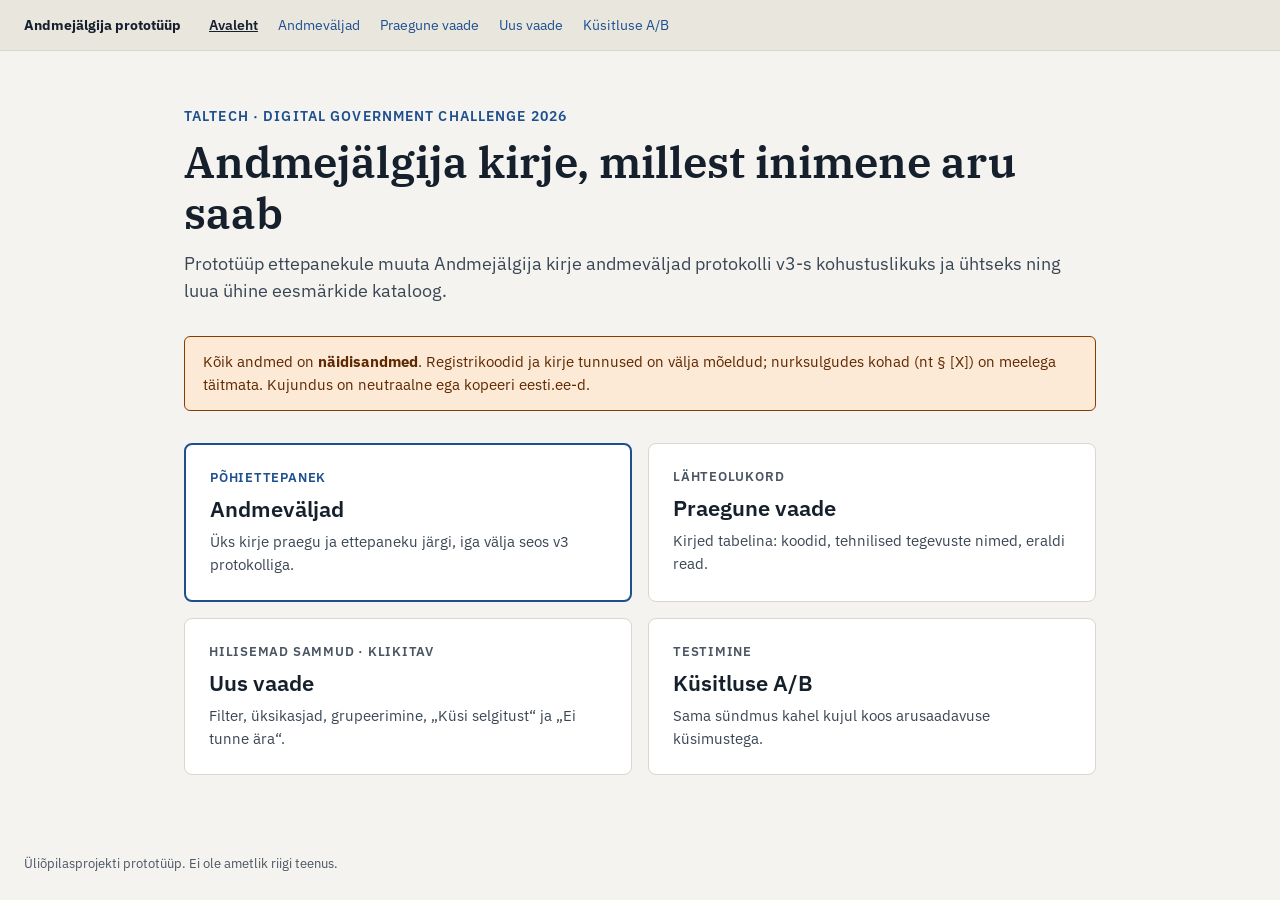
<file: index.html>
<!doctype html>
<html lang="et">
<head>
<meta charset="utf-8">
<meta name="viewport" content="width=device-width, initial-scale=1">
<title>Andmejälgija kirje prototüüp</title>
<link rel="preconnect" href="https://fonts.googleapis.com">
<link href="https://fonts.googleapis.com/css2?family=IBM+Plex+Sans:wght@400;500;600&amp;family=IBM+Plex+Serif:wght@500;600&amp;display=swap" rel="stylesheet">
<link rel="stylesheet" href="style.css">
</head>
<body>
<nav class="proto-nav" aria-label="Prototüübi vaated">
  <div class="proto-nav-inner">
    <strong>Andmejälgija prototüüp</strong>
    <a href="index.html" aria-current="page">Avaleht</a>
    <a href="andmevaljad.html">Andmeväljad</a>
    <a href="praegune.html">Praegune vaade</a>
    <a href="uus.html">Uus vaade</a>
    <a href="kusitlus.html">Küsitluse A/B</a>
  </div>
</nav>

<main style="max-width: 960px; margin: 0 auto; padding: 56px 24px; display: flex; flex-direction: column; gap: 32px">
  <div style="display: flex; flex-direction: column; gap: 12px">
    <div style="font-size: 14px; font-weight: 600; letter-spacing: 0.08em; color: #1E4F8F">TALTECH · DIGITAL GOVERNMENT CHALLENGE 2026</div>
    <h1 style="margin: 0; font-family: 'IBM Plex Serif', Georgia, serif; font-size: 44px; font-weight: 600; line-height: 1.15">Andmejälgija kirje, millest inimene aru saab</h1>
    <p style="margin: 0; font-size: 18px; line-height: 1.5; color: #3A4654">Prototüüp ettepanekule muuta Andmejälgija kirje andmeväljad protokolli v3-s kohustuslikuks ja ühtseks ning luua ühine eesmärkide kataloog.</p>
  </div>

  <div style="padding: 14px 18px; border: 1px solid #8A3B00; color: #5E2800; background: #FCE9D6; border-radius: 6px; font-size: 15px; line-height: 1.5">
    Kõik andmed on <strong>näidisandmed</strong>. Registrikoodid ja kirje tunnused on välja mõeldud; nurksulgudes kohad (nt § [X]) on meelega täitmata. Kujundus on neutraalne ega kopeeri eesti.ee-d.
  </div>

  <div style="display: grid; grid-template-columns: repeat(auto-fit, minmax(min(100%, 380px), 1fr)); gap: 16px">
    <a href="andmevaljad.html" style="display: flex; flex-direction: column; gap: 8px; padding: 24px; background: #FFFFFF; border: 2px solid #1E4F8F; border-radius: 8px; text-decoration: none; color: #16202C">
      <span style="font-size: 13px; font-weight: 600; letter-spacing: 0.06em; color: #1E4F8F">PÕHIETTEPANEK</span>
      <span style="font-size: 22px; font-weight: 600">Andmeväljad</span>
      <span style="font-size: 15px; line-height: 1.5; color: #3A4654">Üks kirje praegu ja ettepaneku järgi, iga välja seos v3 protokolliga.</span>
    </a>
    <a href="praegune.html" style="display: flex; flex-direction: column; gap: 8px; padding: 24px; background: #FFFFFF; border: 1px solid #D9D6CE; border-radius: 8px; text-decoration: none; color: #16202C">
      <span style="font-size: 13px; font-weight: 600; letter-spacing: 0.06em; color: #4A5563">LÄHTEOLUKORD</span>
      <span style="font-size: 22px; font-weight: 600">Praegune vaade</span>
      <span style="font-size: 15px; line-height: 1.5; color: #3A4654">Kirjed tabelina: koodid, tehnilised tegevuste nimed, eraldi read.</span>
    </a>
    <a href="uus.html" style="display: flex; flex-direction: column; gap: 8px; padding: 24px; background: #FFFFFF; border: 1px solid #D9D6CE; border-radius: 8px; text-decoration: none; color: #16202C">
      <span style="font-size: 13px; font-weight: 600; letter-spacing: 0.06em; color: #4A5563">HILISEMAD SAMMUD · KLIKITAV</span>
      <span style="font-size: 22px; font-weight: 600">Uus vaade</span>
      <span style="font-size: 15px; line-height: 1.5; color: #3A4654">Filter, üksikasjad, grupeerimine, „Küsi selgitust“ ja „Ei tunne ära“.</span>
    </a>
    <a href="kusitlus.html" style="display: flex; flex-direction: column; gap: 8px; padding: 24px; background: #FFFFFF; border: 1px solid #D9D6CE; border-radius: 8px; text-decoration: none; color: #16202C">
      <span style="font-size: 13px; font-weight: 600; letter-spacing: 0.06em; color: #4A5563">TESTIMINE</span>
      <span style="font-size: 22px; font-weight: 600">Küsitluse A/B</span>
      <span style="font-size: 15px; line-height: 1.5; color: #3A4654">Sama sündmus kahel kujul koos arusaadavuse küsimustega.</span>
    </a>
  </div>
</main>

<footer class="proto-footer">Üliõpilasprojekti prototüüp. Ei ole ametlik riigi teenus.</footer>
</body>
</html>
</file>
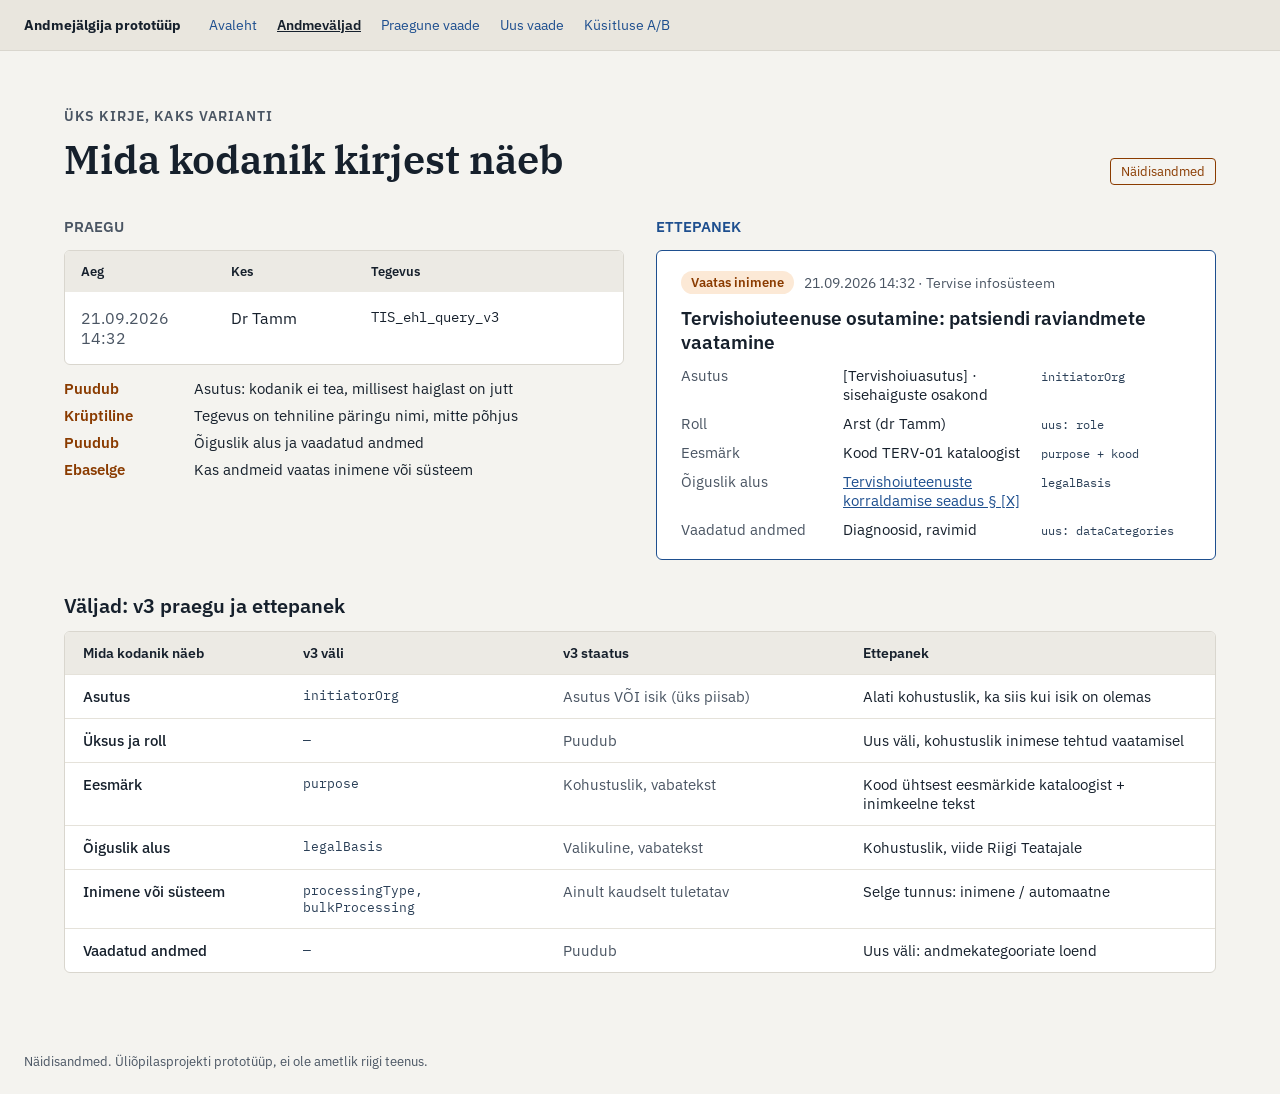
<file: andmevaljad.html>
<!doctype html>
<html lang="et">
<head>
<meta charset="utf-8">
<meta name="viewport" content="width=device-width, initial-scale=1">
<title>Andmeväljad – praegu ja ettepanek</title>
<link rel="preconnect" href="https://fonts.googleapis.com">
<link href="https://fonts.googleapis.com/css2?family=IBM+Plex+Sans:wght@400;500;600&amp;family=IBM+Plex+Serif:wght@500;600&amp;family=IBM+Plex+Mono:wght@400;500&amp;display=swap" rel="stylesheet">
<link rel="stylesheet" href="style.css">
</head>
<body>
<nav class="proto-nav" aria-label="Prototüübi vaated">
  <div class="proto-nav-inner">
    <strong>Andmejälgija prototüüp</strong>
    <a href="index.html">Avaleht</a>
    <a href="andmevaljad.html" aria-current="page">Andmeväljad</a>
    <a href="praegune.html">Praegune vaade</a>
    <a href="uus.html">Uus vaade</a>
    <a href="kusitlus.html">Küsitluse A/B</a>
  </div>
</nav>

<main class="scroll-x">
<div style="min-width: 1100px; max-width: 1440px; margin: 0 auto; padding: 56px 64px; display: flex; flex-direction: column; gap: 32px">

  <div style="display: flex; align-items: flex-end; justify-content: space-between; gap: 24px">
    <div style="display: flex; flex-direction: column; gap: 8px">
      <div style="font-size: 14px; font-weight: 600; letter-spacing: 0.08em; color: #4A5563">ÜKS KIRJE, KAKS VARIANTI</div>
      <h1 style="margin: 0; font-family: 'IBM Plex Serif', Georgia, serif; font-size: 40px; font-weight: 600">Mida kodanik kirjest näeb</h1>
    </div>
    <div style="font-size: 13px; padding: 4px 10px; border: 1px solid #8A3B00; color: #8A3B00; border-radius: 4px">Näidisandmed</div>
  </div>

  <div style="display: grid; grid-template-columns: repeat(2, minmax(0, 1fr)); gap: 32px">

    <div style="display: flex; flex-direction: column; gap: 14px">
      <div style="font-size: 15px; font-weight: 600; color: #4A5563">PRAEGU</div>
      <div style="background: #FFFFFF; border: 1px solid #D9D6CE; border-radius: 6px; overflow: hidden">
        <div style="display: grid; grid-template-columns: 150px 140px minmax(0, 1fr); background: #ECEAE4; font-size: 13px; font-weight: 600">
          <div style="padding: 12px 16px">Aeg</div>
          <div style="padding: 12px 16px">Kes</div>
          <div style="padding: 12px 16px">Tegevus</div>
        </div>
        <div style="display: grid; grid-template-columns: 150px 140px minmax(0, 1fr); font-size: 16px">
          <div style="padding: 16px; color: #4A5563">21.09.2026 14:32</div>
          <div style="padding: 16px">Dr Tamm</div>
          <div style="padding: 16px; font-family: 'IBM Plex Mono', monospace; font-size: 14px">TIS_ehl_query_v3</div>
        </div>
      </div>
      <div style="display: flex; flex-direction: column; gap: 8px; font-size: 15px">
        <div style="display: flex; gap: 10px; align-items: baseline"><span style="font-weight: 600; color: #8A3B00; width: 120px; flex-shrink: 0">Puudub</span><span>Asutus: kodanik ei tea, millisest haiglast on jutt</span></div>
        <div style="display: flex; gap: 10px; align-items: baseline"><span style="font-weight: 600; color: #8A3B00; width: 120px; flex-shrink: 0">Krüptiline</span><span>Tegevus on tehniline päringu nimi, mitte põhjus</span></div>
        <div style="display: flex; gap: 10px; align-items: baseline"><span style="font-weight: 600; color: #8A3B00; width: 120px; flex-shrink: 0">Puudub</span><span>Õiguslik alus ja vaadatud andmed</span></div>
        <div style="display: flex; gap: 10px; align-items: baseline"><span style="font-weight: 600; color: #8A3B00; width: 120px; flex-shrink: 0">Ebaselge</span><span>Kas andmeid vaatas inimene või süsteem</span></div>
      </div>
    </div>

    <div style="display: flex; flex-direction: column; gap: 14px">
      <div style="font-size: 15px; font-weight: 600; color: #1E4F8F">ETTEPANEK</div>
      <div style="background: #FFFFFF; border: 1px solid #1E4F8F; border-radius: 6px; padding: 20px 24px; display: flex; flex-direction: column; gap: 12px">
        <div style="display: flex; gap: 10px; align-items: center">
          <span style="font-size: 13px; font-weight: 600; padding: 3px 10px; border-radius: 999px; background: #FCE9D6; color: #8A3B00">Vaatas inimene</span>
          <span style="font-size: 14px; color: #4A5563">21.09.2026 14:32 · Tervise infosüsteem</span>
        </div>
        <div style="font-size: 19px; font-weight: 600">Tervishoiuteenuse osutamine: patsiendi raviandmete vaatamine</div>
        <div style="display: grid; grid-template-columns: 150px minmax(0, 1fr) 150px; row-gap: 10px; column-gap: 12px; font-size: 15px; align-items: baseline">
          <div style="color: #4A5563">Asutus</div><div>[Tervishoiuasutus] · sisehaiguste osakond</div><div style="font-family: 'IBM Plex Mono', monospace; font-size: 12px; color: #2A3F57">initiatorOrg</div>
          <div style="color: #4A5563">Roll</div><div>Arst (dr Tamm)</div><div style="font-family: 'IBM Plex Mono', monospace; font-size: 12px; color: #2A3F57">uus: role</div>
          <div style="color: #4A5563">Eesmärk</div><div>Kood TERV-01 kataloogist</div><div style="font-family: 'IBM Plex Mono', monospace; font-size: 12px; color: #2A3F57">purpose + kood</div>
          <div style="color: #4A5563">Õiguslik alus</div><div><a href="https://www.riigiteataja.ee">Tervishoiuteenuste korraldamise seadus § [X]</a></div><div style="font-family: 'IBM Plex Mono', monospace; font-size: 12px; color: #2A3F57">legalBasis</div>
          <div style="color: #4A5563">Vaadatud andmed</div><div>Diagnoosid, ravimid</div><div style="font-family: 'IBM Plex Mono', monospace; font-size: 12px; color: #2A3F57">uus: dataCategories</div>
        </div>
      </div>
    </div>
  </div>

  <div style="display: flex; flex-direction: column; gap: 12px">
    <h2 style="margin: 0; font-size: 20px; font-weight: 600">Väljad: v3 praegu ja ettepanek</h2>
    <div style="background: #FFFFFF; border: 1px solid #D9D6CE; border-radius: 6px; overflow: hidden">
      <div style="display: grid; grid-template-columns: 220px 260px 300px minmax(0, 1fr); background: #ECEAE4; font-size: 14px; font-weight: 600">
        <div style="padding: 12px 18px">Mida kodanik näeb</div>
        <div style="padding: 12px 18px">v3 väli</div>
        <div style="padding: 12px 18px">v3 staatus</div>
        <div style="padding: 12px 18px">Ettepanek</div>
      </div>
      <div id="valjad-read"></div>
    </div>
  </div>
</div>
</main>

<footer class="proto-footer">Näidisandmed. Üliõpilasprojekti prototüüp, ei ole ametlik riigi teenus.</footer>

<script>
  var rows = [
    { what: 'Asutus', field: 'initiatorOrg', now: 'Asutus VÕI isik (üks piisab)', proposal: 'Alati kohustuslik, ka siis kui isik on olemas' },
    { what: 'Üksus ja roll', field: '—', now: 'Puudub', proposal: 'Uus väli, kohustuslik inimese tehtud vaatamisel' },
    { what: 'Eesmärk', field: 'purpose', now: 'Kohustuslik, vabatekst', proposal: 'Kood ühtsest eesmärkide kataloogist + inimkeelne tekst' },
    { what: 'Õiguslik alus', field: 'legalBasis', now: 'Valikuline, vabatekst', proposal: 'Kohustuslik, viide Riigi Teatajale' },
    { what: 'Inimene või süsteem', field: 'processingType, bulkProcessing', now: 'Ainult kaudselt tuletatav', proposal: 'Selge tunnus: inimene / automaatne' },
    { what: 'Vaadatud andmed', field: '—', now: 'Puudub', proposal: 'Uus väli: andmekategooriate loend' }
  ];
  document.getElementById('valjad-read').innerHTML = rows.map(function (r) {
    return '<div style="display: grid; grid-template-columns: 220px 260px 300px minmax(0, 1fr); border-top: 1px solid #E5E2DA; font-size: 15px">' +
      '<div style="padding: 12px 18px; font-weight: 500">' + r.what + '</div>' +
      '<div style="padding: 12px 18px; font-family: \'IBM Plex Mono\', monospace; font-size: 13px; color: #2A3F57">' + r.field + '</div>' +
      '<div style="padding: 12px 18px; color: #4A5563">' + r.now + '</div>' +
      '<div style="padding: 12px 18px">' + r.proposal + '</div>' +
      '</div>';
  }).join('');
</script>
</body>
</html>
</file>
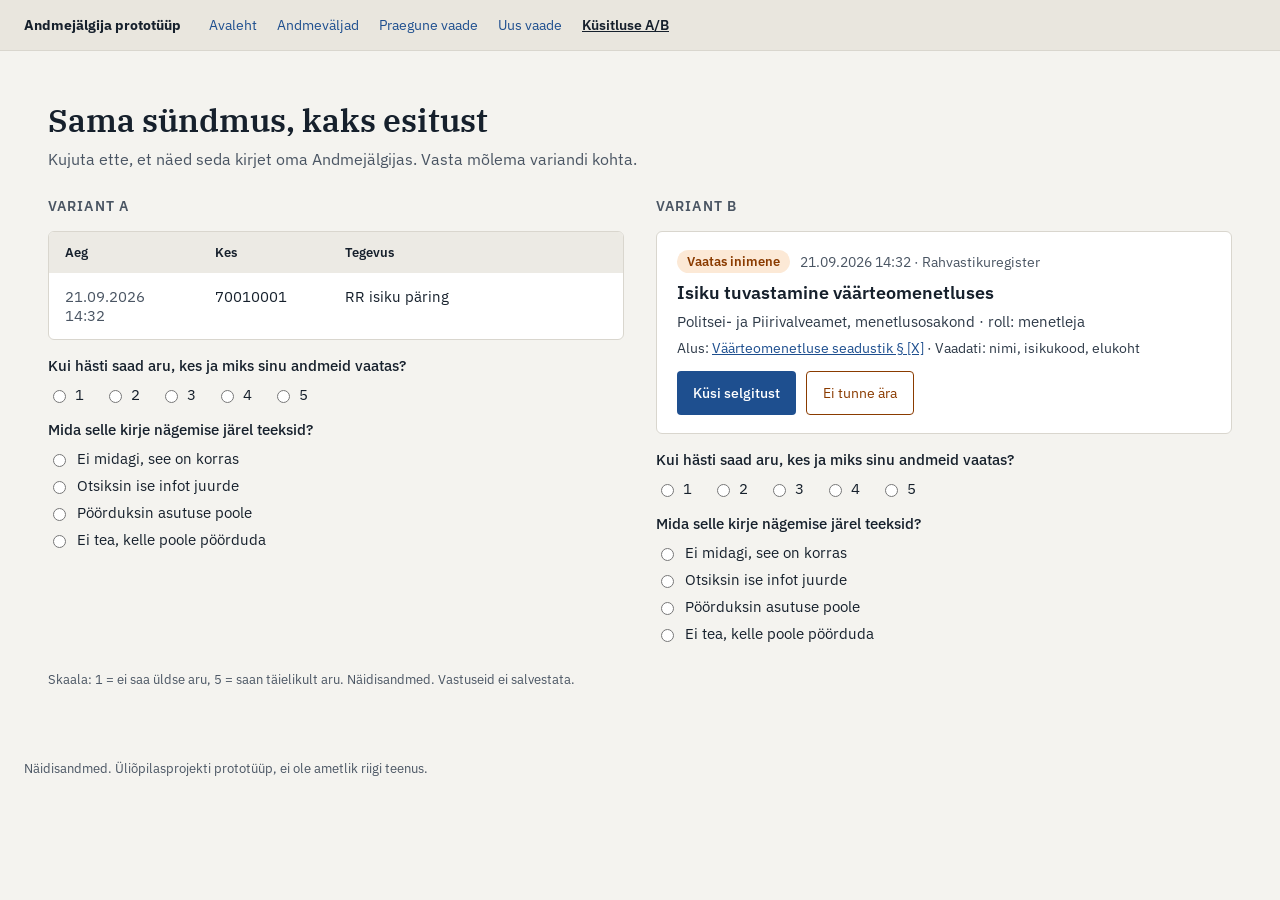
<file: kusitlus.html>
<!doctype html>
<html lang="et">
<head>
<meta charset="utf-8">
<meta name="viewport" content="width=device-width, initial-scale=1">
<title>Küsitluse A/B kõrvutus</title>
<link rel="preconnect" href="https://fonts.googleapis.com">
<link href="https://fonts.googleapis.com/css2?family=IBM+Plex+Sans:wght@400;500;600&amp;family=IBM+Plex+Serif:wght@500;600&amp;display=swap" rel="stylesheet">
<link rel="stylesheet" href="style.css">
</head>
<body>
<nav class="proto-nav" aria-label="Prototüübi vaated">
  <div class="proto-nav-inner">
    <strong>Andmejälgija prototüüp</strong>
    <a href="index.html">Avaleht</a>
    <a href="andmevaljad.html">Andmeväljad</a>
    <a href="praegune.html">Praegune vaade</a>
    <a href="uus.html">Uus vaade</a>
    <a href="kusitlus.html" aria-current="page">Küsitluse A/B</a>
  </div>
</nav>

<main class="scroll-x">
<div style="min-width: 1000px; max-width: 1280px; margin: 0 auto; padding: 48px; display: flex; flex-direction: column; gap: 28px">
  <div style="display: flex; flex-direction: column; gap: 8px">
    <h1 style="margin: 0; font-family: 'IBM Plex Serif', Georgia, serif; font-size: 32px; font-weight: 600">Sama sündmus, kaks esitust</h1>
    <p style="margin: 0; font-size: 16px; color: #4A5563">Kujuta ette, et näed seda kirjet oma Andmejälgijas. Vasta mõlema variandi kohta.</p>
  </div>
  <div style="display: grid; grid-template-columns: repeat(2, minmax(0, 1fr)); gap: 32px">

    <div style="display: flex; flex-direction: column; gap: 16px">
      <div style="font-size: 14px; font-weight: 600; letter-spacing: 0.08em; color: #4A5563">VARIANT A</div>
      <div style="background: #FFFFFF; border: 1px solid #D9D6CE; border-radius: 6px; overflow: hidden">
        <div style="display: grid; grid-template-columns: 150px 130px minmax(0, 1fr); background: #ECEAE4; font-size: 13px; font-weight: 600">
          <div style="padding: 12px 16px">Aeg</div>
          <div style="padding: 12px 16px">Kes</div>
          <div style="padding: 12px 16px">Tegevus</div>
        </div>
        <div style="display: grid; grid-template-columns: 150px 130px minmax(0, 1fr); font-size: 15px">
          <div style="padding: 14px 16px; color: #4A5563">21.09.2026 14:32</div>
          <div style="padding: 14px 16px">70010001</div>
          <div style="padding: 14px 16px">RR isiku päring</div>
        </div>
      </div>
      <fieldset style="border: 0; padding: 0; margin: 0; display: flex; flex-direction: column; gap: 10px">
        <legend style="font-size: 15px; font-weight: 500; padding: 0; margin-bottom: 10px">Kui hästi saad aru, kes ja miks sinu andmeid vaatas?</legend>
        <div style="display: flex; gap: 20px; font-size: 15px">
          <label style="display: flex; gap: 6px; align-items: center"><input type="radio" name="qa"> 1</label>
          <label style="display: flex; gap: 6px; align-items: center"><input type="radio" name="qa"> 2</label>
          <label style="display: flex; gap: 6px; align-items: center"><input type="radio" name="qa"> 3</label>
          <label style="display: flex; gap: 6px; align-items: center"><input type="radio" name="qa"> 4</label>
          <label style="display: flex; gap: 6px; align-items: center"><input type="radio" name="qa"> 5</label>
        </div>
      </fieldset>
      <fieldset style="border: 0; padding: 0; margin: 0; display: flex; flex-direction: column; gap: 10px">
        <legend style="font-size: 15px; font-weight: 500; padding: 0; margin-bottom: 10px">Mida selle kirje nägemise järel teeksid?</legend>
        <div style="display: flex; flex-direction: column; gap: 8px; font-size: 15px">
          <label style="display: flex; gap: 8px; align-items: center"><input type="radio" name="aa"> Ei midagi, see on korras</label>
          <label style="display: flex; gap: 8px; align-items: center"><input type="radio" name="aa"> Otsiksin ise infot juurde</label>
          <label style="display: flex; gap: 8px; align-items: center"><input type="radio" name="aa"> Pöörduksin asutuse poole</label>
          <label style="display: flex; gap: 8px; align-items: center"><input type="radio" name="aa"> Ei tea, kelle poole pöörduda</label>
        </div>
      </fieldset>
    </div>

    <div style="display: flex; flex-direction: column; gap: 16px">
      <div style="font-size: 14px; font-weight: 600; letter-spacing: 0.08em; color: #4A5563">VARIANT B</div>
      <div style="background: #FFFFFF; border: 1px solid #D9D6CE; border-radius: 6px; padding: 18px 20px; display: flex; flex-direction: column; gap: 8px">
        <div style="display: flex; gap: 10px; align-items: center">
          <span style="font-size: 13px; font-weight: 600; padding: 3px 10px; border-radius: 999px; background: #FCE9D6; color: #8A3B00">Vaatas inimene</span>
          <span style="font-size: 14px; color: #4A5563">21.09.2026 14:32 · Rahvastikuregister</span>
        </div>
        <div style="font-size: 18px; font-weight: 600">Isiku tuvastamine väärteomenetluses</div>
        <div style="font-size: 15px; color: #2E3A48">Politsei- ja Piirivalveamet, menetlusosakond · roll: menetleja</div>
        <div style="font-size: 14px; color: #2E3A48">Alus: <a href="https://www.riigiteataja.ee">Väärteomenetluse seadustik § [X]</a> · Vaadati: nimi, isikukood, elukoht</div>
        <div style="display: flex; gap: 10px; padding-top: 6px">
          <button type="button" style="height: 44px; padding: 0 16px; font-size: 14px; font-weight: 500; background: #1E4F8F; color: #FFFFFF; border: 0; border-radius: 4px">Küsi selgitust</button>
          <button type="button" style="height: 44px; padding: 0 16px; font-size: 14px; background: #FFFFFF; color: #8A3B00; border: 1px solid #8A3B00; border-radius: 4px">Ei tunne ära</button>
        </div>
      </div>
      <fieldset style="border: 0; padding: 0; margin: 0; display: flex; flex-direction: column; gap: 10px">
        <legend style="font-size: 15px; font-weight: 500; padding: 0; margin-bottom: 10px">Kui hästi saad aru, kes ja miks sinu andmeid vaatas?</legend>
        <div style="display: flex; gap: 20px; font-size: 15px">
          <label style="display: flex; gap: 6px; align-items: center"><input type="radio" name="qb"> 1</label>
          <label style="display: flex; gap: 6px; align-items: center"><input type="radio" name="qb"> 2</label>
          <label style="display: flex; gap: 6px; align-items: center"><input type="radio" name="qb"> 3</label>
          <label style="display: flex; gap: 6px; align-items: center"><input type="radio" name="qb"> 4</label>
          <label style="display: flex; gap: 6px; align-items: center"><input type="radio" name="qb"> 5</label>
        </div>
      </fieldset>
      <fieldset style="border: 0; padding: 0; margin: 0; display: flex; flex-direction: column; gap: 10px">
        <legend style="font-size: 15px; font-weight: 500; padding: 0; margin-bottom: 10px">Mida selle kirje nägemise järel teeksid?</legend>
        <div style="display: flex; flex-direction: column; gap: 8px; font-size: 15px">
          <label style="display: flex; gap: 8px; align-items: center"><input type="radio" name="ab"> Ei midagi, see on korras</label>
          <label style="display: flex; gap: 8px; align-items: center"><input type="radio" name="ab"> Otsiksin ise infot juurde</label>
          <label style="display: flex; gap: 8px; align-items: center"><input type="radio" name="ab"> Pöörduksin asutuse poole</label>
          <label style="display: flex; gap: 8px; align-items: center"><input type="radio" name="ab"> Ei tea, kelle poole pöörduda</label>
        </div>
      </fieldset>
    </div>
  </div>
  <div style="font-size: 13px; color: #4A5563">Skaala: 1 = ei saa üldse aru, 5 = saan täielikult aru. Näidisandmed. Vastuseid ei salvestata.</div>
</div>
</main>

<footer class="proto-footer">Näidisandmed. Üliõpilasprojekti prototüüp, ei ole ametlik riigi teenus.</footer>
</body>
</html>
</file>
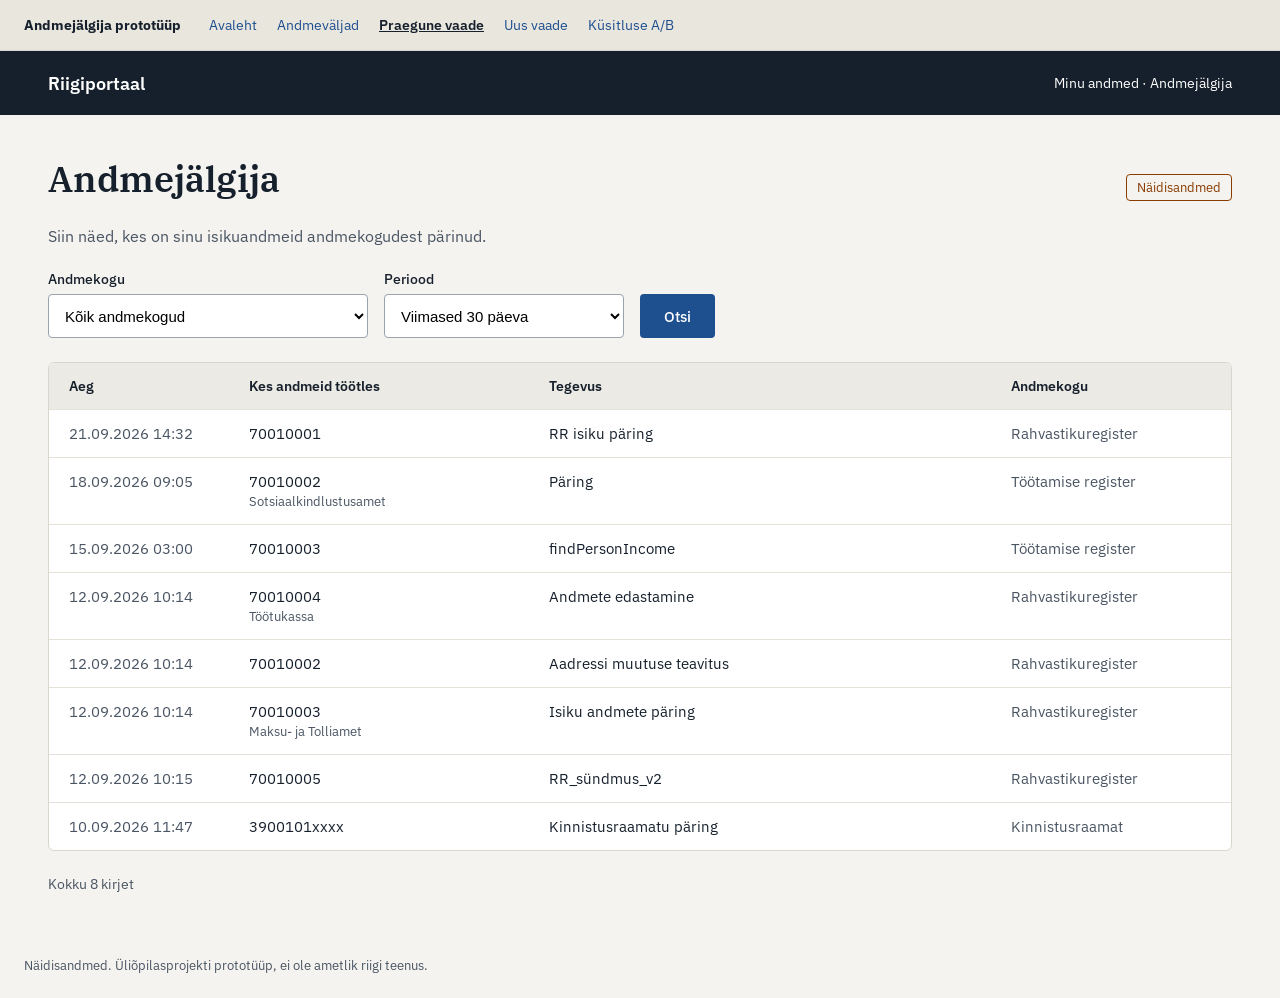
<file: praegune.html>
<!doctype html>
<html lang="et">
<head>
<meta charset="utf-8">
<meta name="viewport" content="width=device-width, initial-scale=1">
<title>Andmejälgija – praegune vaade</title>
<link rel="preconnect" href="https://fonts.googleapis.com">
<link href="https://fonts.googleapis.com/css2?family=IBM+Plex+Sans:wght@400;500;600&amp;family=IBM+Plex+Serif:wght@500;600&amp;display=swap" rel="stylesheet">
<link rel="stylesheet" href="style.css">
</head>
<body>
<nav class="proto-nav" aria-label="Prototüübi vaated">
  <div class="proto-nav-inner">
    <strong>Andmejälgija prototüüp</strong>
    <a href="index.html">Avaleht</a>
    <a href="andmevaljad.html">Andmeväljad</a>
    <a href="praegune.html" aria-current="page">Praegune vaade</a>
    <a href="uus.html">Uus vaade</a>
    <a href="kusitlus.html">Küsitluse A/B</a>
  </div>
</nav>

<main class="scroll-x">
<div style="min-width: 1100px; max-width: 1280px; margin: 0 auto; display: flex; flex-direction: column">
  <div style="height: 64px; padding: 0 48px; background: #16202C; color: #FFFFFF; display: flex; align-items: center; justify-content: space-between">
    <div style="font-weight: 600; font-size: 18px">Riigiportaal</div>
    <div style="font-size: 14px">Minu andmed · Andmejälgija</div>
  </div>
  <div style="padding: 40px 48px; display: flex; flex-direction: column; gap: 24px">
    <div style="display: flex; align-items: baseline; justify-content: space-between">
      <h1 style="margin: 0; font-family: 'IBM Plex Serif', Georgia, serif; font-size: 36px; font-weight: 600">Andmejälgija</h1>
      <div style="font-size: 13px; padding: 4px 10px; border: 1px solid #8A3B00; color: #8A3B00; border-radius: 4px">Näidisandmed</div>
    </div>
    <p style="margin: 0; font-size: 16px; color: #4A5563; max-width: 760px">Siin näed, kes on sinu isikuandmeid andmekogudest pärinud.</p>
    <div style="display: flex; gap: 16px; align-items: flex-end">
      <div style="display: flex; flex-direction: column; gap: 6px">
        <label for="aj-db" style="font-size: 14px; font-weight: 500">Andmekogu</label>
        <select id="aj-db" style="height: 44px; width: 320px; padding: 0 12px; font-size: 15px; border: 1px solid #9AA3AE; border-radius: 4px; background: #FFFFFF"><option>Kõik andmekogud</option></select>
      </div>
      <div style="display: flex; flex-direction: column; gap: 6px">
        <label for="aj-period" style="font-size: 14px; font-weight: 500">Periood</label>
        <select id="aj-period" style="height: 44px; width: 240px; padding: 0 12px; font-size: 15px; border: 1px solid #9AA3AE; border-radius: 4px; background: #FFFFFF"><option>Viimased 30 päeva</option></select>
      </div>
      <button type="button" style="height: 44px; padding: 0 24px; font-size: 15px; font-weight: 500; background: #1E4F8F; color: #FFFFFF; border: 0; border-radius: 4px">Otsi</button>
    </div>
    <div style="background: #FFFFFF; border: 1px solid #D9D6CE; border-radius: 6px; overflow: hidden">
      <div style="display: grid; grid-template-columns: 180px 300px minmax(0, 1fr) 240px; background: #ECEAE4; font-size: 14px; font-weight: 600">
        <div style="padding: 14px 20px">Aeg</div>
        <div style="padding: 14px 20px">Kes andmeid töötles</div>
        <div style="padding: 14px 20px">Tegevus</div>
        <div style="padding: 14px 20px">Andmekogu</div>
      </div>
      <div id="kirjed"></div>
    </div>
    <div style="font-size: 14px; color: #4A5563">Kokku 8 kirjet</div>
  </div>
</div>
</main>

<footer class="proto-footer">Näidisandmed. Üliõpilasprojekti prototüüp, ei ole ametlik riigi teenus.</footer>

<script>
  var rows = [
    { time: '21.09.2026 14:32', code: '70010001', name: '', action: 'RR isiku päring', db: 'Rahvastikuregister' },
    { time: '18.09.2026 09:05', code: '70010002', name: 'Sotsiaalkindlustusamet', action: 'Päring', db: 'Töötamise register' },
    { time: '15.09.2026 03:00', code: '70010003', name: '', action: 'findPersonIncome', db: 'Töötamise register' },
    { time: '12.09.2026 10:14', code: '70010004', name: 'Töötukassa', action: 'Andmete edastamine', db: 'Rahvastikuregister' },
    { time: '12.09.2026 10:14', code: '70010002', name: '', action: 'Aadressi muutuse teavitus', db: 'Rahvastikuregister' },
    { time: '12.09.2026 10:14', code: '70010003', name: 'Maksu- ja Tolliamet', action: 'Isiku andmete päring', db: 'Rahvastikuregister' },
    { time: '12.09.2026 10:15', code: '70010005', name: '', action: 'RR_sündmus_v2', db: 'Rahvastikuregister' },
    { time: '10.09.2026 11:47', code: '3900101xxxx', name: '', action: 'Kinnistusraamatu päring', db: 'Kinnistusraamat' }
  ];
  document.getElementById('kirjed').innerHTML = rows.map(function (r) {
    return '<div style="display: grid; grid-template-columns: 180px 300px minmax(0, 1fr) 240px; border-top: 1px solid #E5E2DA; font-size: 15px">' +
      '<div style="padding: 14px 20px; color: #4A5563">' + r.time + '</div>' +
      '<div style="padding: 14px 20px; display: flex; flex-direction: column; gap: 2px"><span>' + r.code + '</span>' +
      (r.name ? '<span style="font-size: 13px; color: #4A5563">' + r.name + '</span>' : '') + '</div>' +
      '<div style="padding: 14px 20px">' + r.action + '</div>' +
      '<div style="padding: 14px 20px; color: #4A5563">' + r.db + '</div>' +
      '</div>';
  }).join('');
</script>
</body>
</html>
</file>
<file: style.css>
*, *::before, *::after { box-sizing: border-box; }
body {
  margin: 0;
  font-family: 'IBM Plex Sans', system-ui, sans-serif;
  background: #F4F3EF;
  color: #16202C;
}
a { color: #1E4F8F; }
a:hover { color: #123661; }
button { font-family: inherit; cursor: pointer; }

/* Projekti navigatsioon (ei ole osa kujutatavast eesti.ee vaatest) */
.proto-nav {
  background: #E9E6DE;
  border-bottom: 1px solid #D9D6CE;
  font-size: 14px;
}
.proto-nav-inner {
  max-width: 1440px;
  margin: 0 auto;
  padding: 10px 24px;
  display: flex;
  flex-wrap: wrap;
  gap: 8px 20px;
  align-items: center;
}
.proto-nav strong { margin-right: 8px; }
.proto-nav a { text-decoration: none; padding: 6px 0; }
.proto-nav a[aria-current="page"] { font-weight: 600; text-decoration: underline; color: #16202C; }

/* Laiad paigutused kerivad väikesel ekraanil horisontaalselt */
.scroll-x { overflow-x: auto; }

.proto-footer {
  max-width: 1440px;
  margin: 0 auto;
  padding: 24px;
  font-size: 13px;
  color: #4A5563;
}
</file>
